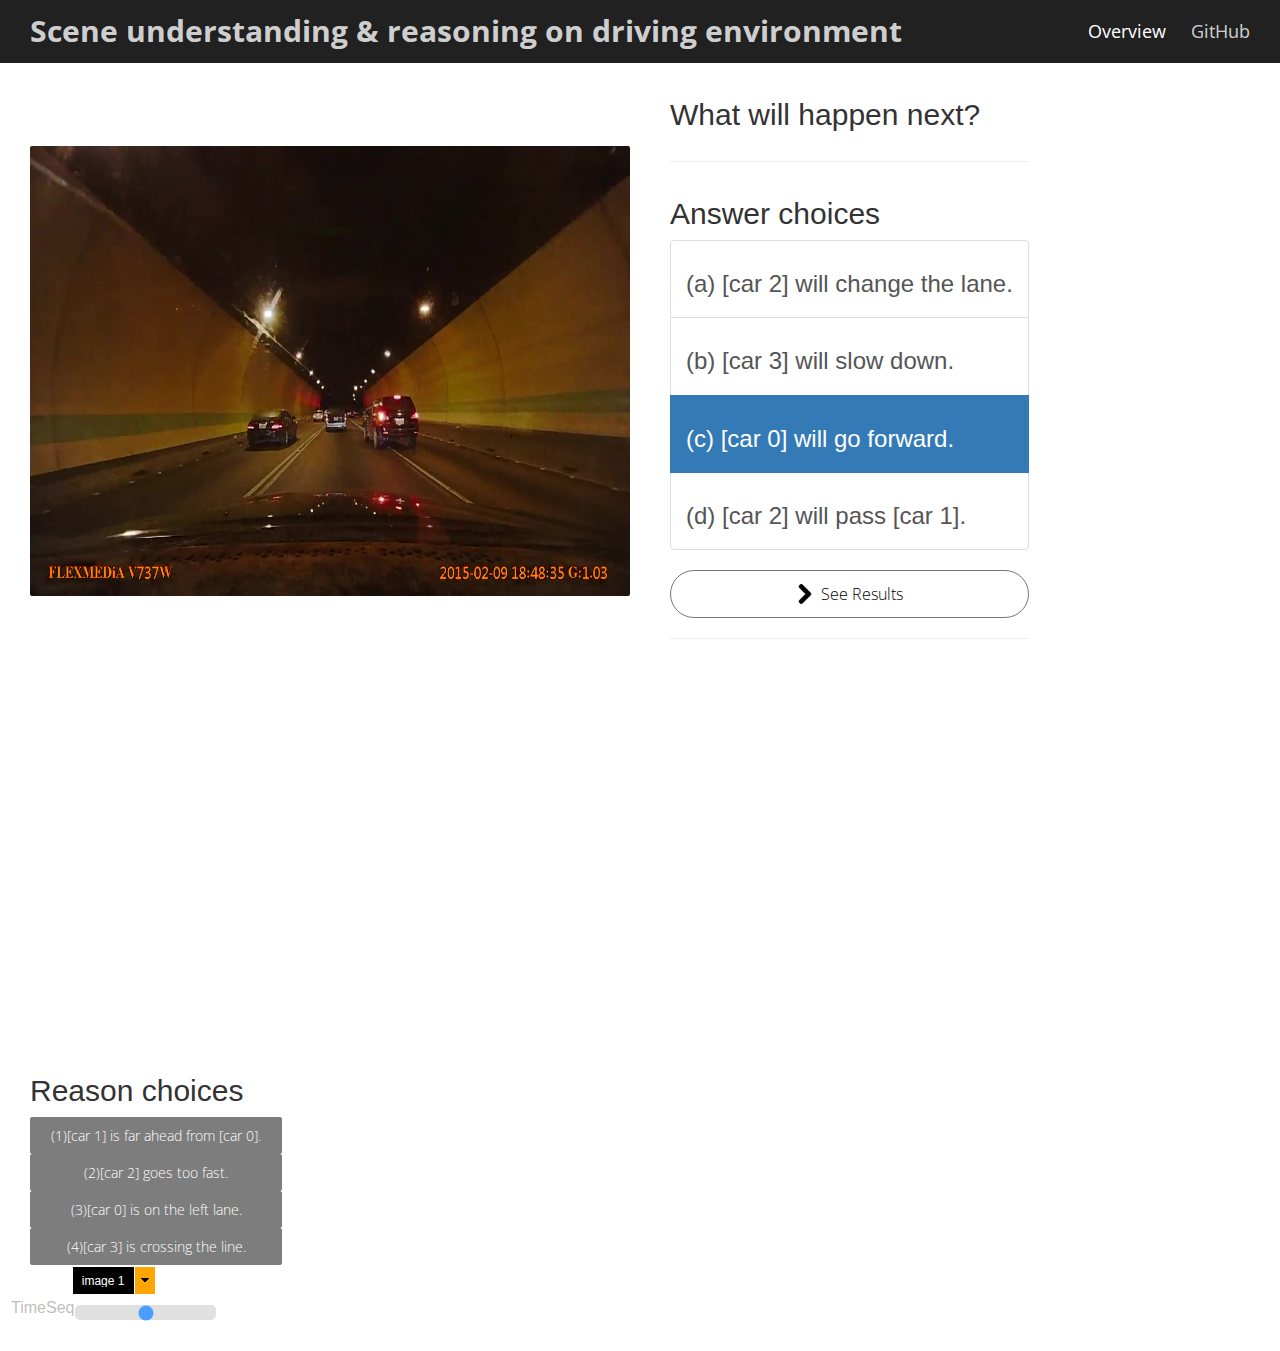
<file: index.html>
<!DOCTYPE html>
<html>

<head>
  <title>Project Title</title>
  <meta name="viewport" content="user-scalable=no, initial-scale=1, maximum-scale=1, minimum-scale=1">
  <link href="css/frame.css" media="screen" rel="stylesheet" type="text/css" />
  <link href="css/controls.css" media="screen" rel="stylesheet" type="text/css" />
  <link href='https://fonts.googleapis.com/css?family=Open+Sans:400,700' rel='stylesheet' type='text/css'>
  <link href='https://fonts.googleapis.com/css?family=Open+Sans+Condensed:300,700' rel='stylesheet' type='text/css'>
  <script src="https://ajax.googleapis.com/ajax/libs/jquery/3.3.1/jquery.min.js"></script>
  <script src="js/menu.js"></script>
  <script src="https://code.highcharts.com/highcharts.js"></script>
  <script src="https://code.highcharts.com/modules/exporting.js"></script>
  <script src="https://code.highcharts.com/modules/export-data.js"></script>
  <link rel="stylesheet" href="https://maxcdn.bootstrapcdn.com/bootstrap/3.4.0/css/bootstrap.min.css">
  <script src="https://maxcdn.bootstrapcdn.com/bootstrap/3.4.0/js/bootstrap.min.js"></script>
  
  <style>
    .menu-index {
      color: rgb(255, 255, 255) !important;
      opacity: 1;
      font-weight: 700;
    }
    .theme-construction {
  	--radius: 0;
  	--baseFg: white;
  	--baseBg: black;
 	--accentFg: black;
  	--accentBg: orange;
    }
    .slider {
    -webkit-appearance: none;
    width: 95%;
    height: 15px;
    border-radius: 5px;   
    border: 6px solid transparent;
    background: #d3d3d3;
    outline: none;
    opacity: 0.7;
    -webkit-transition: .2s;
    transition: opacity .2s;
    }
    .slider::-moz-range-thumb {
    width: 25px;
    height: 25px;
    border-radius: 50%;
    background: #4CAF50;
    cursor: pointer;
	}
    select {
  	font: 400 12px/1.3 sans-serif;
  	-webkit-appearance: none;
  	appearance: none;
  	color: var(--baseFg);
  	border: 1px solid var(--baseFg);
  	line-height: 1;
  	outline: 0;
  	padding: 0.65em 2.5em 0.55em 0.75em;
  	border-radius: var(--radius);
  	background-color: var(--baseBg);
  	background-image: linear-gradient(var(--baseFg), var(--baseFg)),
    linear-gradient(-135deg, transparent 50%, var(--accentBg) 50%),
    linear-gradient(-225deg, transparent 50%, var(--accentBg) 50%),
    linear-gradient(var(--accentBg) 42%, var(--accentFg) 42%);
  	background-repeat: no-repeat, no-repeat, no-repeat, no-repeat;
  	background-size: 1px 100%, 20px 22px, 20px 22px, 20px 100%;
  	background-position: right 20px center, right bottom, right bottom, right bottom;   
	}
    table,td,tr {
      border: 1px solid transparent;
      background-color: rgba(0, 0, 0, 0);
      background: none;
    }
  </style>
  
</head>
<!--
<script type="text/javascript">
function setImage(select){
    <img id="AvatarImage" name="#target" src="./result/4_8/0.5.png" style="border: 6px solid transparent;widht:200px;height:200px ;margin-left:auto;margin-right: auto;"/>
    var img_src = document.getElementsByName("#target")[0];
    
    image.src = img_src;
}
</script>
-->
<script type="text/javascript">
var dir = "img";
function magnification(a){
	var ratio_src = document.querySelector('#range');
	var result = document.getElementsByName("#result")[0];
	var x = ratio_src.value;
	var x = parseInt(x);

	switch(x){
    	case 0:
    	var result_src = dir+"0.5.png";
    	break;
    	case 1:
    	var result_src = dir+"0.7.png";
    	break;
    	case 2:
    	var result_src = dir+"0.9.png";
    	break;


</script>
<!--
<script>
$(document).ready(function(){
  $("#A5").click(function(){
    $("p").hide();
  });
  $("#A4").click(function(){
    $("p").show();
  });
});
</script>
-->
<body>
    <div class="menu-container"></div>
    <!-- change forms in css file-->
    <div class="content-container">
      <div class="content">
        <div class="content-table flex-column">
          <div class="flex-row">
            <div class="flex-item flex-column">
              <img class="image" src="img/car1_2.jpg" style="width:600px;height:450px">
            </div>
            <div class="flex-item flex-column">
              <h2 class="add-top-margin">What will happen next?</h2>
              <hr>
              <h2 class="add-top-margin">Answer choices</h2>
              <!-- script, option? -->
              <div class="list-group">
                <a href="#" class="list-group-item"><h3>(a) [car 2] will change the lane.</h3></a>
		        <a href="#" class="list-group-item"><h3>(b) [car 3] will slow down.</h3></a>
		        <a href="#" class="list-group-item active"><h3>(c) [car 0] will go forward.</h3></a>
		        <a href="#" class="list-group-item"><h3>(d) [car 2] will pass [car 1].</h3></a>
		      </div>
              <button class="custom-button-flat" id="A5"><img src="img/next.png"><span>See Results</span></button>
              <hr>
              
            </div>
            <div class="flex-item flex-column">
              <div class="highchart-container"></div>
            </div>
          </div>
          <div class="flex-row">
            <div class="flex-item flex-column">
	          <h2 class="add-top-margin">Reason choices</h2>
              <button class="custom-button">(1)[car 1] is far ahead from [car 0].</button>
              <button class="custom-button">(2)[car 2] goes too fast.</button>
              <button class="custom-button">(3)[car 0] is on the left lane.</button>
              <button class="custom-button">(4)[car 3] is crossing the line.</button>
            </div>
          </div>
          <section id="one" class="wrapper style2">
	  <div class="content">
	    <table>
	    <tr>
	    <td align="center" colspan="3">
		<div style="width:200px;">
		<select class="theme-construction" onChange="setImage(this.options[this.selectedIndex].value);">
		  <option style="color:white" value="0">image 1</option>
		  <option style="color:white" value="1">image 2</option>
		  <option style="color:white" value="2">image 3</option>
		</select>
		</div>
	    </td>
	    </tr>
            <tr align="center">
		<td align="right"><p><font color="#bfbfbf">TimeSeq</font></p></td>
		<td align="center">
		  <input type="range" id="range" name="range" min="0" max="2" class="slider" value="1" oninput='magnification(1)'>
		</td>
	    </tr>
	    </table>
          </div>
	  </section>
        </div>
      </div>
    </div>
</body>
</html>
</file>
<file: css/frame.css>
/*************************************************************************
 * GitHub: https://github.com/yenchiah/project-website-template
 * Version: v3.6
 * This CSS file is for the website frame
 * If you want to keep this template updated, avoid modifying this file
 * Instead, add your own CSS in the index.css
 *************************************************************************/
@import url(font-awesome.min.css);
@import url("https://fonts.googleapis.com/css?family=Poppins:300,400,500,600,700");

html,
body {
  margin: 0;
  padding: 0;
  background-color: white;
  font-family: 'Open Sans', Helvetica, Arial, sans-serif;
}

a {
  outline: none;
  cursor: pointer;
}

img {
  -webkit-touch-callout: none;
  -webkit-user-select: none;
  -khtml-user-select: none;
  -moz-user-select: none;
  -ms-user-select: none;
  user-select: none;
}

video {
  -webkit-touch-callout: none;
  -webkit-user-select: none;
  -khtml-user-select: none;
  -moz-user-select: none;
  -ms-user-select: none;
  user-select: none;
}

h2 {
  font-size: 24px;
  margin: 10px 0 0 0;
  padding: 0;
  font-weight: bold;
  font-family: 'Open Sans', Helvetica, Arial, sans-serif;
}

h3 {
  font-size: 18px;
  margin: 10px 0 0 0;
  padding: 0;
  font-weight: bold;
  font-family: 'Open Sans', Helvetica, Arial, sans-serif;
}

ul {
  margin: 10px 0 10px 0;
}

hr {
  border: 0;
  height: 1px;
  background: #333;
  margin: 0 0 10px 0;
}

.menu-container {
  z-index: 2;
  position: relative;
  width: 100%;
  background-color: #212121;
  min-width: 300px;
  -webkit-touch-callout: none;
  -webkit-user-select: none;
  -khtml-user-select: none;
  -moz-user-select: none;
  -ms-user-select: none;
  user-select: none;
}

.menu {
  position: relative;
  margin: 0 auto;
  max-width: 1600px;
}

.menu-table {
  padding: 10px 10px;
  width: 100%;
  margin: 0;
}

.menu-highlight {
  color: rgb(255, 255, 255) !important;
  opacity: 1 !important;
  font-weight: 700 !important;
}

.logo {
  margin-left: 20px;
}

.logo a {
  color: rgba(255, 255, 255, 0.8);
  font-family: 'Open Sans Condensed', Helvetica, Arial, sans-serif;
  font-size: 30px;
  text-decoration: none;
  font-weight: 700;
  flex: 1 auto;
}

.menu-button {
  width: 40px;
  height: 40px;
  display: none;
  cursor: pointer;
  margin-right: 20px;
}

.menu-button img {
  width: 30px;
  height: 30px;
}

.menu-items a {
  color: rgba(255, 255, 255, 0.8);
  text-decoration: none;
  font-weight: 400;
  font-size: 18px;
  flex: 1 auto;
  transition: opacity 0.1s ease-in-out;
  -moz-transition: opacity 0.1s ease-in-out;
  -webkit-transition: opacity 0.1s ease-in-out;
  font-family: 'Open Sans', Helvetica, Arial, sans-serif;
  white-space: nowrap;
}

.menu-items a:not(:last-child) {
  margin-right: 25px;
}

.menu-items a:hover {
  color: rgb(255, 255, 255);
  opacity: 1;
}

.content-container {
  z-index: 1;
  position: relative;
  width: 100%;
  min-width: 300px;
}

.content {
  position: relative;
  margin: 0 auto;
  font-size: 16px;
  font-family: 'Source Sans Pro', Helvetica, Arial, sans-serif;
  font-weight: 300;
  line-height: 1.5;
  max-width: 1600px;
}

.content p a {
  text-decoration: none;
  color: #005cbf;
}

.content p a:hover {
  text-decoration: underline;
}

.content-table {
  padding: 20px 10px;
  width: 100%;
  margin: 0;
}

.flex-column {
  display: flex;
  flex-direction: column;
  flex-wrap: wrap;
  justify-content: flex-start;
  align-items: stretch;
  align-content: stretch;
  box-sizing: border-box;
}

.flex-row-space-between {
  display: flex;
  flex-direction: row;
  flex-wrap: wrap;
  justify-content: space-between;
  align-items: center;
  align-content: stretch;
  box-sizing: border-box;
}

.flex-row {
  display: flex;
  flex-direction: row;
  flex-wrap: wrap;
  justify-content: flex-start;
  align-items: center;
  align-content: stretch;
  box-sizing: border-box;
}

.flex-row-center {
  display: flex;
  flex-direction: row;
  flex-wrap: wrap;
  justify-content: center;
  align-items: center;
  align-content: stretch;
  box-sizing: border-box;
}

.flex-item-stretch {
  flex: 1 auto;
}

.flex-item-stretch-2 {
  flex: 1 auto;
}

.flex-item-stretch-3 {
  flex: 1 auto;
}

.flex-item-stretch-4 {
  flex: 1 auto;
}

.flex-item-stretch-5 {
  flex: 1 auto;
}

.flex-item {
  margin: 0 20px;
}

.left-align {
  float: left;
}

.right-align {
  float: right;
}

.full-width {
  width: 100%;
}

.badge-text {
  font-size: 30px;
  font-weight: 700;
}

.text {
  margin: 10px 0 10px 0;
  padding: 0;
}

.text-large-margin {
  margin: 15px 0 15px 0;
  padding: 0;
}

.text-small-margin {
  margin: 5px 0 5px 0;
  padding: 0;
}

.text-no-margin {
  margin: 0;
  padding: 0;
}

.image {
  border-radius: 2px;
  width: 100%;
  margin: 15px 0;
  -webkit-touch-callout: none;
  -webkit-user-select: none;
  -khtml-user-select: none;
  -moz-user-select: none;
  -ms-user-select: none;
  user-select: none;
}

.image img,
.image video {
  width: auto;
  height: auto;
  box-sizing: border-box;
  display: table-cell;
  overflow: hidden;
  border-radius: 2px;
}

.image-wrap-text {
  float: left;
  margin: 5px 40px 25px 0;
}

.image-caption {
  width: 100%;
  text-align: center;
  margin-top: -10px;
  margin-bottom: 10px;
}

.max-width-400 {
  max-width: 400px;
}

.max-width-140 {
  max-width: 140px;
}

ol.publication {
  display: flex;
  flex-direction: column-reverse;
  list-style: none;
  margin: 7px 0 7px 0;
  padding: 0;
  flex-wrap: wrap;
}

ol.publication li {
  display: flex;
  align-items: baseline;
  margin: 0;
  padding: 0;
}

ol.publication li p:before {
  line-height: 1;
  margin-right: 0;
}

ol.publication.C-list {
  counter-reset: C-counter;
}

ol.publication.C-list li p {
  counter-increment: C-counter;
}

ol.publication.C-list li p:before {
  content: "[C"counter(C-counter)"]";
}

ol.publication.J-list {
  counter-reset: J-counter;
}

ol.publication.J-list li p {
  counter-increment: J-counter;
}

ol.publication.J-list li p:before {
  content: "[J"counter(J-counter)"]";
}

ol.publication.T-list {
  counter-reset: T-counter;
}

ol.publication.T-list li p {
  counter-increment: T-counter;
}

ol.publication.T-list li p:before {
  content: "[T"counter(T-counter)"]";
}

ol.publication.O-list {
  counter-reset: O-counter;
}

ol.publication.O-list li p {
  counter-increment: O-counter;
}

ol.publication.O-list li p:before {
  content: "[O"counter(O-counter)"]";
}

ol.publication.P-list {
  counter-reset: P-counter;
}

ol.publication.P-list li p {
  counter-increment: P-counter;
}

ol.publication.P-list li p:before {
  content: "[P"counter(P-counter)"]";
}

ol.publication.M-list {
  counter-reset: M-counter;
}

ol.publication.M-list li p {
  counter-increment: M-counter;
}

ol.publication.M-list li p:before {
  content: "[M"counter(M-counter)"]";
}

ol.publication.F-list {
  counter-reset: F-counter;
}

ol.publication.F-list li p {
  counter-increment: F-counter;
}

ol.publication.F-list li p:before {
  content: "[Featured.F"counter(F-counter)"]";
}

ol.publication.A-list {
  counter-reset: A-counter;
}

ol.publication.A-list li p {
  counter-increment: A-counter;
}

ol.publication.A-list li p:before {
  content: "[A"counter(A-counter)"]";
}

.noselect {
  -webkit-touch-callout: none;
  -webkit-user-select: none;
  -khtml-user-select: none;
  -moz-user-select: none;
  -ms-user-select: none;
  user-select: none;
}

.center-align-content {
  display: flex;
  justify-content: center;
  align-items: center;
}

.left-align-content {
  display: flex;
  justify-content: flex-start;
  align-items: center;
}

.text-large {
  font-size: 20px;
}

.text-small {
  font-size: 12px;
}

.text-italic {
  font-style: italic;
}

.text-justify {
  text-align: justify;
}

.text-center {
  text-align: center;
}

.iframe-container {
  position: absolute;
  top: 61px;
  bottom: 0;
  left: 0;
  height: auto;
  width: 100%;
  min-width: 300px;
}

.iframe {
  border: 0;
  width: 100%;
  height: 100%;
}

.force-no-scroll {
  overflow-y: hidden;
}

.force-scroll {
  overflow-y: scroll;
}

.highlight-text {
  font-weight: bold;
}

.add-top-margin {
  margin-top: 15px;
}

.add-top-margin-small {
  margin-top: 5px;
}

.add-bottom-margin {
  margin-bottom: 15px;
}

.add-bottom-margin-small {
  margin-bottom: 5px;
}

.custom-text-info,
.custom-text-info p,
.custom-text-info a {
  color: #17a2b8;
}

.custom-text-info a:hover {
  color: #007082;
}

.custom-text-primary,
.custom-text-primary p,
.custom-text-primary a {
  color: #007bff;
}

.custom-text-primary a:hover {
  color: #005cbf;
}

.custom-text-danger,
.custom-text-danger p,
.custom-text-danger a {
  color: #dc3545;
}

.custom-text-danger a:hover {
  color: #a71120;
}

.gallery {
  display: flex;
  flex-direction: row;
  flex-wrap: wrap;
  justify-content: flex-start;
  align-items: center;
  align-content: stretch;
  box-sizing: border-box;
  width: 100%;
  padding: 0 10px;
}

.gallery a {
  border: 1px solid rgba(0, 0, 0, 0);
  color: black;
  text-decoration: none;
  padding: 10px;
  cursor: default;
  -webkit-touch-callout: none;
  -webkit-user-select: none;
  -khtml-user-select: none;
  -moz-user-select: none;
  -ms-user-select: none;
  user-select: none;
}

.gallery a>img,
.gallery a>video {
  border-radius: 2px;
  width: 100%;
  background-image: url(../img/loading.gif);
  background-repeat: no-repeat;
  background-size: 30px 30px;
  background-position: center;
  min-height: 50px;
}

.gallery a>div {
  width: 100%;
  text-align: center;
}

@media screen and (min-width: 900px) {
  .flex-item-stretch {
    flex: 1;
  }

  .flex-item-stretch-2 {
    flex: 2;
  }

  .flex-item-stretch-3 {
    flex: 3;
  }

  .flex-item-stretch-4 {
    flex: 4;
  }

  .flex-item-stretch-5 {
    flex: 5;
  }
}

@media screen and (max-width: 750px) {
  .logo {
    -webkit-tap-highlight-color: transparent;
  }

  .menu-items {
    display: none;
    width: 100%;
  }

  .menu-items a:first-child {
    margin-top: 10px;
  }

  .menu-items a {
    width: 100%;
    padding: 10px 0;
    border-top: 1px solid rgba(255, 255, 255, 0.5);
  }

  .menu-button {
    display: flex;
    flex-direction: row;
    flex-wrap: wrap;
    justify-content: flex-end;
    align-items: center;
    align-content: stretch;
    box-sizing: border-box;
    -webkit-tap-highlight-color: transparent;
  }

  .menu-button:focus {
    pointer-events: none;
  }

  .menu-button:focus+.menu-items {
    display: block;
  }

  .menu-button:focus+.menu-items a {
    display: block;
  }

  .menu-items:hover {
    display: block;
  }

  .menu-items>a {
    display: block;
  }

  .image-wrap-text {
    max-width: 100%;
    margin-bottom: 20px;
  }
}

@media screen and (min-width: 900px) {
  .gallery a {
    flex: 1 0 25%;
    max-width: 25%;
  }
}

@media screen and (min-width: 700px) and (max-width: 900px) {
  .gallery a {
    flex: 1 0 33.3%;
    max-width: 33.3%;
  }
}

@media screen and (min-width: 500px) and (max-width: 700px) {
  .gallery a {
    flex: 1 0 50%;
    max-width: 50%;
  }
}

@media screen and (max-width: 500px) {
  .gallery a {
    flex: 1 0 100%;
    max-width: 100%;
  }
}
</file>
<file: css/controls.css>
/*************************************************************************
 * GitHub: https://github.com/yenchiah/project-website-template
 * Version: v3.6
 * This CSS file has control elements that do not require JavaScript
 * If you want to keep this template updated, avoid modifying this file
 * Instead, add your own CSS in the index.css
 *************************************************************************/

.custom-image-button {
  display: flex;
  flex-direction: column;
  flex-wrap: wrap;
  justify-content: flex-start;
  align-items: stretch;
  align-content: stretch;
  box-sizing: border-box;
  text-decoration: none;
  -webkit-touch-callout: none;
  -webkit-user-select: none;
  -khtml-user-select: none;
  -moz-user-select: none;
  -ms-user-select: none;
  user-select: none;
}

.custom-button {
  font-family: 'Open Sans', Helvetica, Arial, sans-serif;
  padding: 10px 20px;
  text-align: center;
  font-size: 14px;
  line-height: 15px;
  outline: none;
  border-radius: 2px;
  cursor: pointer;
  box-shadow: none;
  transition: background-color 0.1s, box-shadow 0.1s, border 0.1s;
  text-decoration: none;
  display: block;
  box-sizing: border-box;
  color: white;
  border: 1px solid #7d7d7d;
  background-color: #7d7d7d;
  -webkit-touch-callout: none;
  -webkit-user-select: none;
  -khtml-user-select: none;
  -moz-user-select: none;
  -ms-user-select: none;
  user-select: none;
}

.custom-button:not(:disabled):hover {
  background-color: #4d4d4d;
  border-color: #4d4d4d;
}

.custom-button:not(:disabled):active {
  background-color: #4d4d4d;
  border-color: #4d4d4d;
}

.custom-button:disabled {
  opacity: 0.4;
  cursor: default;
}

.custom-button-primary {
  background-color: #007bff;
  border-color: #007bff;
}

.custom-button-primary:not(:disabled):hover {
  background-color: #005cbf;
  border-color: #005cbf;
}

.custom-button-primary:not(:disabled):active {
  background-color: #005cbf;
  border-color: #005cbf;
}

.custom-button-danger {
  background-color: #dc3545;
  border-color: #dc3545;
}

.custom-button-danger:not(:disabled):hover {
  background-color: #a71120;
  border-color: #a71120;
}

.custom-button-danger:not(:disabled):active {
  background-color: #a71120;
  border-color: #a71120;
}

.custom-button-info {
  background-color: #17a2b8;
  border-color: #17a2b8;
}

.custom-button-info:not(:disabled):hover {
  background-color: #007082;
  border-color: #007082;
}

.custom-button-info:not(:disabled):active {
  background-color: #007082;
  border-color: #007082;
}

.custom-button-flat {
  font-family: 'Open Sans', Helvetica, Arial, sans-serif;
  text-align: center;
  font-size: 16px;
  line-height: 16px;
  outline: none;
  border-radius: 48px;
  cursor: pointer;
  box-shadow: none;
  transition: background-color 0.1s, box-shadow 0.1s, border 0.1s;
  text-decoration: none;
  color: black;
  border: 1px solid #777777;
  background-color: white;
  padding: 13px;
  display: flex;
  flex-direction: row;
  flex-wrap: wrap;
  justify-content: center;
  align-items: center;
  align-content: center;
  box-sizing: border-box;
  -webkit-touch-callout: none;
  -webkit-user-select: none;
  -khtml-user-select: none;
  -moz-user-select: none;
  -ms-user-select: none;
  user-select: none;
}

.custom-button-flat.large {
  font-size: 18px;
  line-height: 18px;
  padding: 17px;
  border-radius: 56px;
}

.custom-button-flat.small {
  font-size: 14px;
  line-height: 14px;
  padding: 12px;
  border-radius: 42px;
}

.custom-button-flat:disabled {
  opacity: 0.4;
  cursor: default;
}

.custom-button-flat img {
  width: 20px;
  height: 20px;
}

.custom-button-flat.small img {
  width: 16px;
  height: 16px;
}

.custom-button-flat.large img {
  width: 24px;
  height: 24px;
}

.custom-button-flat span {
  margin-left: 6px;
}

.custom-textbox {
  font-family: 'Source Sans Pro', Helvetica, Arial, sans-serif;
  box-sizing: border-box;
  padding: 5px 10px;
  background: rgb(255, 255, 255);
  border: 1px solid #7d7d7d;
  font-size: 16px !important;
  outline: none;
  border-radius: 2px;
  width: 100%;
  min-height: 37px;
  max-height: 37px;
  resize: vertical;
}

textarea.custom-textbox {
  min-height: 60px !important;
  max-height: 200px !important;
}

input[readonly].custom-textbox {
  cursor: default;
  pointer-events: none;
  background: rgb(230, 230, 230);
}

.control-group {
  display: flex;
  flex-direction: row;
  flex-wrap: wrap;
  justify-content: flex-start;
  align-items: center;
  align-content: stretch;
  box-sizing: border-box;
  -webkit-touch-callout: none;
  -webkit-user-select: none;
  -khtml-user-select: none;
  -moz-user-select: none;
  -ms-user-select: none;
  user-select: none;
}

.control-group .custom-image-button {
  margin: 10px 0 10px 0;
}

.control-group .custom-image-button:not(:last-child) {
  margin-right: 15px;
}

.control-group .custom-button {
  margin: 10px 0 10px 0;
}

.control-group .custom-button:not(:last-child) {
  margin-right: 15px;
}

.control-group .custom-button-flat {
  margin: 10px 0 10px 0;
}

.control-group .custom-button-flat:not(:last-child) {
  margin-right: 15px;
}

.control-group .custom-textbox {
  margin: 10px 0 10px 0;
}

.control-group .custom-textbox:not(:last-child) {
  margin-right: 15px;
}

@media screen and (max-width: 500px) {
  .stretch-on-mobile {
    margin-left: 0 !important;
    margin-right: 0 !important;
    flex: 1 0 100%;
    max-width: 100%;
  }
}
</file>
